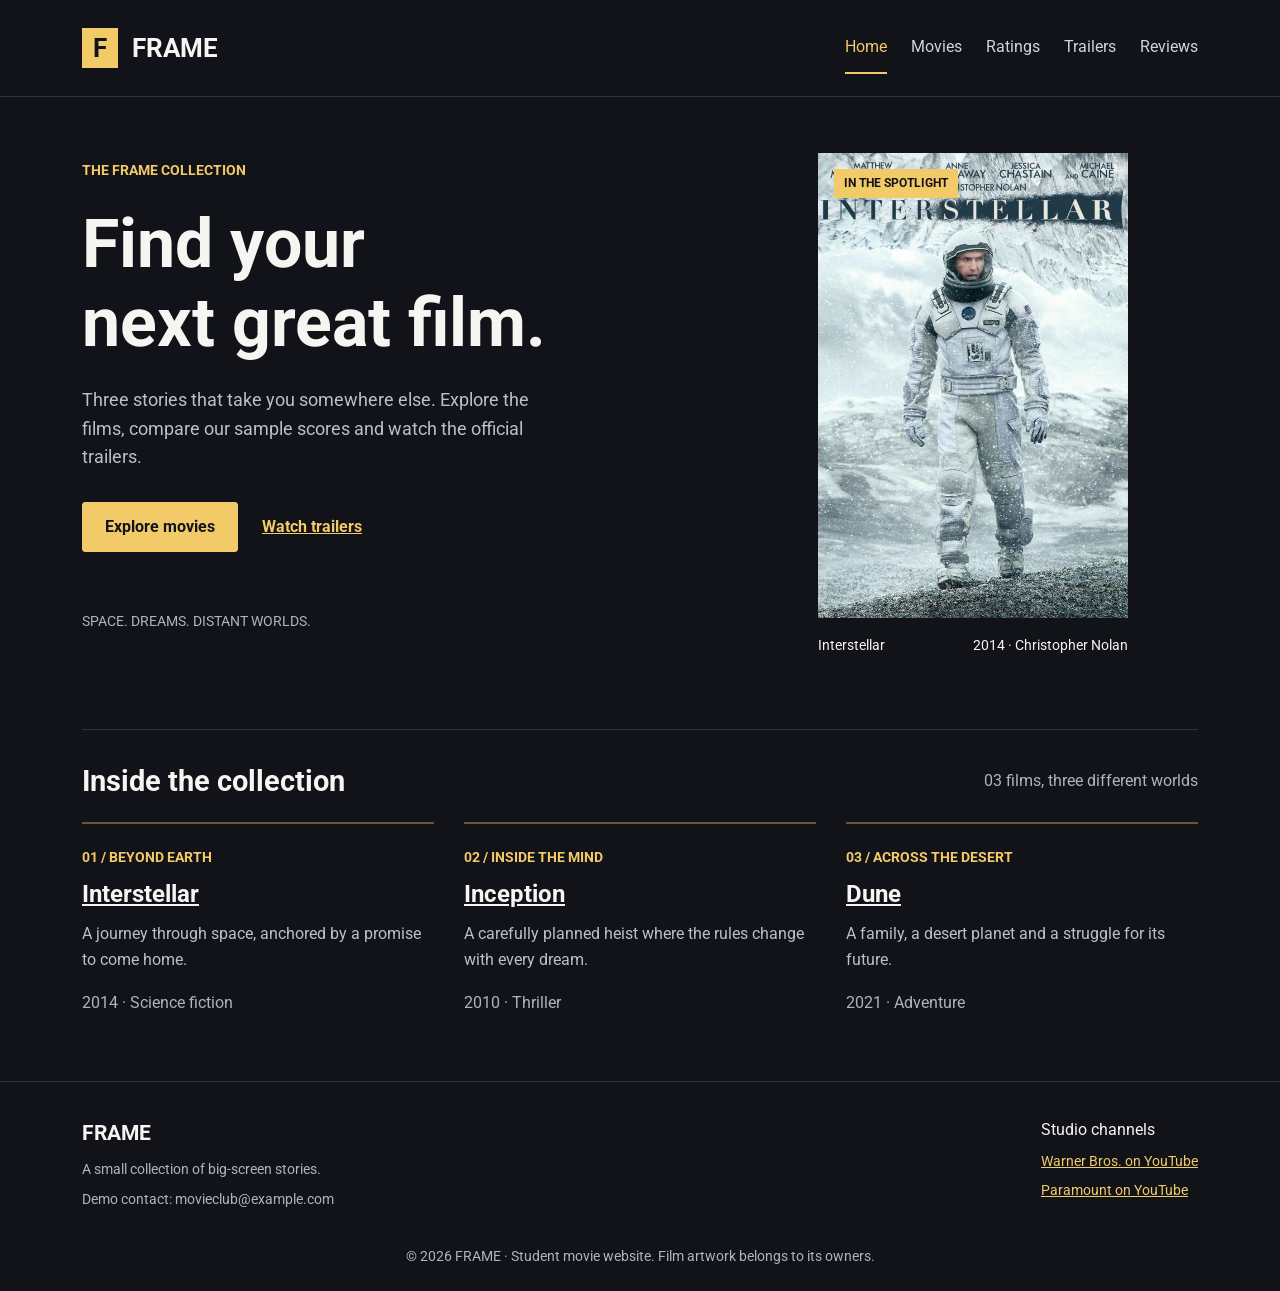
<file: index.html>
<!DOCTYPE html>
<html lang="en">
    <head>
        <meta charset="UTF-8">
        <meta name="viewport" content="width=device-width, initial-scale=1.0">
        <meta name="description" content="FRAME movie guide: film information, sample ratings, official trailers and short reviews.">
        <title>
            Home | FRAME
        </title>
        <link rel="stylesheet" href="https://cdn.jsdelivr.net/npm/bootstrap@5.3.3/dist/css/bootstrap.min.css" integrity="sha384-QWTKZyjpPEjISv5WaRU9OFeRpok6YctnYmDr5pNlyT2bRjXh0JMhjY6hW+ALEwIH" crossorigin="anonymous">
        <link rel="stylesheet" href="https://fonts.googleapis.com/css2?family=Roboto:wght@400;700&amp;display=swap">
        <link rel="stylesheet" href="css/style.css">
    </head>
    <body>
        <header class="site-header">
            <div class="container header-content">
                <a class="brand" href="index.html">
                    <span class="brand-mark">
                        F
                    </span>
                    FRAME
                </a>
                <nav>
                    <ul class="nav-list">
                        <li>
                            <a class="current" href="index.html">
                                Home
                            </a>
                        </li>
                        <li>
                            <a href="movies.html">
                                Movies
                            </a>
                        </li>
                        <li>
                            <a href="ratings.html">
                                Ratings
                            </a>
                        </li>
                        <li>
                            <a href="trailers.html">
                                Trailers
                            </a>
                        </li>
                        <li>
                            <a href="reviews.html">
                                Reviews
                            </a>
                        </li>
                    </ul>
                </nav>
            </div>
        </header>
        <main class="container">
            <section class="hero row align-items-center">
                <div class="col-12 col-md-7 hero-copy">
                    <p class="eyebrow">
                        THE FRAME COLLECTION
                    </p>
                    <h1 id="home-title">
                        Find your
                        <br>
                        next great film.
                    </h1>
                    <p class="hero-description">
                        Three stories that take you somewhere else. Explore the films, compare our sample scores and watch the official trailers.
                    </p>
                    <div class="button-row">
                        <a class="btn btn-warning" href="movies.html">
                            Explore movies
                        </a>
                        <a class="text-link" href="trailers.html">
                            Watch trailers
                        </a>
                    </div>
                    <p class="hero-caption">
                        SPACE. DREAMS. DISTANT WORLDS.
                    </p>
                </div>
                <div class="col-12 col-md-5">
                    <div class="featured-poster">
                        <img src="interstellar.jpg" alt="Official Interstellar film poster" width="555" height="833">
                        <span class="poster-label">
                            IN THE SPOTLIGHT
                        </span>
                    </div>
                    <div class="featured-caption">
                        <span>
                            Interstellar
                        </span>
                        <span>
                            2014 · Christopher Nolan
                        </span>
                    </div>
                </div>
            </section>
            <section class="home-section">
                <div class="section-heading">
                    <h2 id="collection-title">
                        Inside the collection
                    </h2>
                    <span class="muted">
                        03 films, three different worlds
                    </span>
                </div>
                <div class="collection-grid">
                    <article class="collection-item">
                        <span class="item-number">
                            01 / BEYOND EARTH
                        </span>
                        <h3>
                            <a href="movies.html#interstellar">
                                Interstellar
                            </a>
                        </h3>
                        <p>
                            A journey through space, anchored by a promise to come home.
                        </p>
                        <span class="muted">
                            2014 · Science fiction
                        </span>
                    </article>
                    <article class="collection-item">
                        <span class="item-number">
                            02 / INSIDE THE MIND
                        </span>
                        <h3>
                            <a href="movies.html#inception">
                                Inception
                            </a>
                        </h3>
                        <p>
                            A carefully planned heist where the rules change with every dream.
                        </p>
                        <span class="muted">
                            2010 · Thriller
                        </span>
                    </article>
                    <article class="collection-item">
                        <span class="item-number">
                            03 / ACROSS THE DESERT
                        </span>
                        <h3>
                            <a href="movies.html#dune">
                                Dune
                            </a>
                        </h3>
                        <p>
                            A family, a desert planet and a struggle for its future.
                        </p>
                        <span class="muted">
                            2021 · Adventure
                        </span>
                    </article>
                </div>
            </section>
        </main>
        <footer class="site-footer">
            <div class="container footer-content">
                <div>
                    <a class="brand footer-brand" href="index.html">
                        FRAME
                    </a>
                    <p class="footer-note">
                        A small collection of big-screen stories.
                    </p>
                    <p class="footer-note">
                        Demo contact: movieclub@example.com
                    </p>
                </div>
                <div class="footer-links">
                    <p>
                        Studio channels
                    </p>
                    <a href="https://www.youtube.com/user/WarnerBrosPictures/">
                        Warner Bros. on YouTube
                    </a>
                    <a href="https://www.youtube.com/@paramountpictures">
                        Paramount on YouTube
                    </a>
                </div>
            </div>
            <div class="container copyright text-center">
                © 2026 FRAME · Student movie website. Film artwork belongs to its owners.
            </div>
        </footer>
    </body>
</html>
</file>
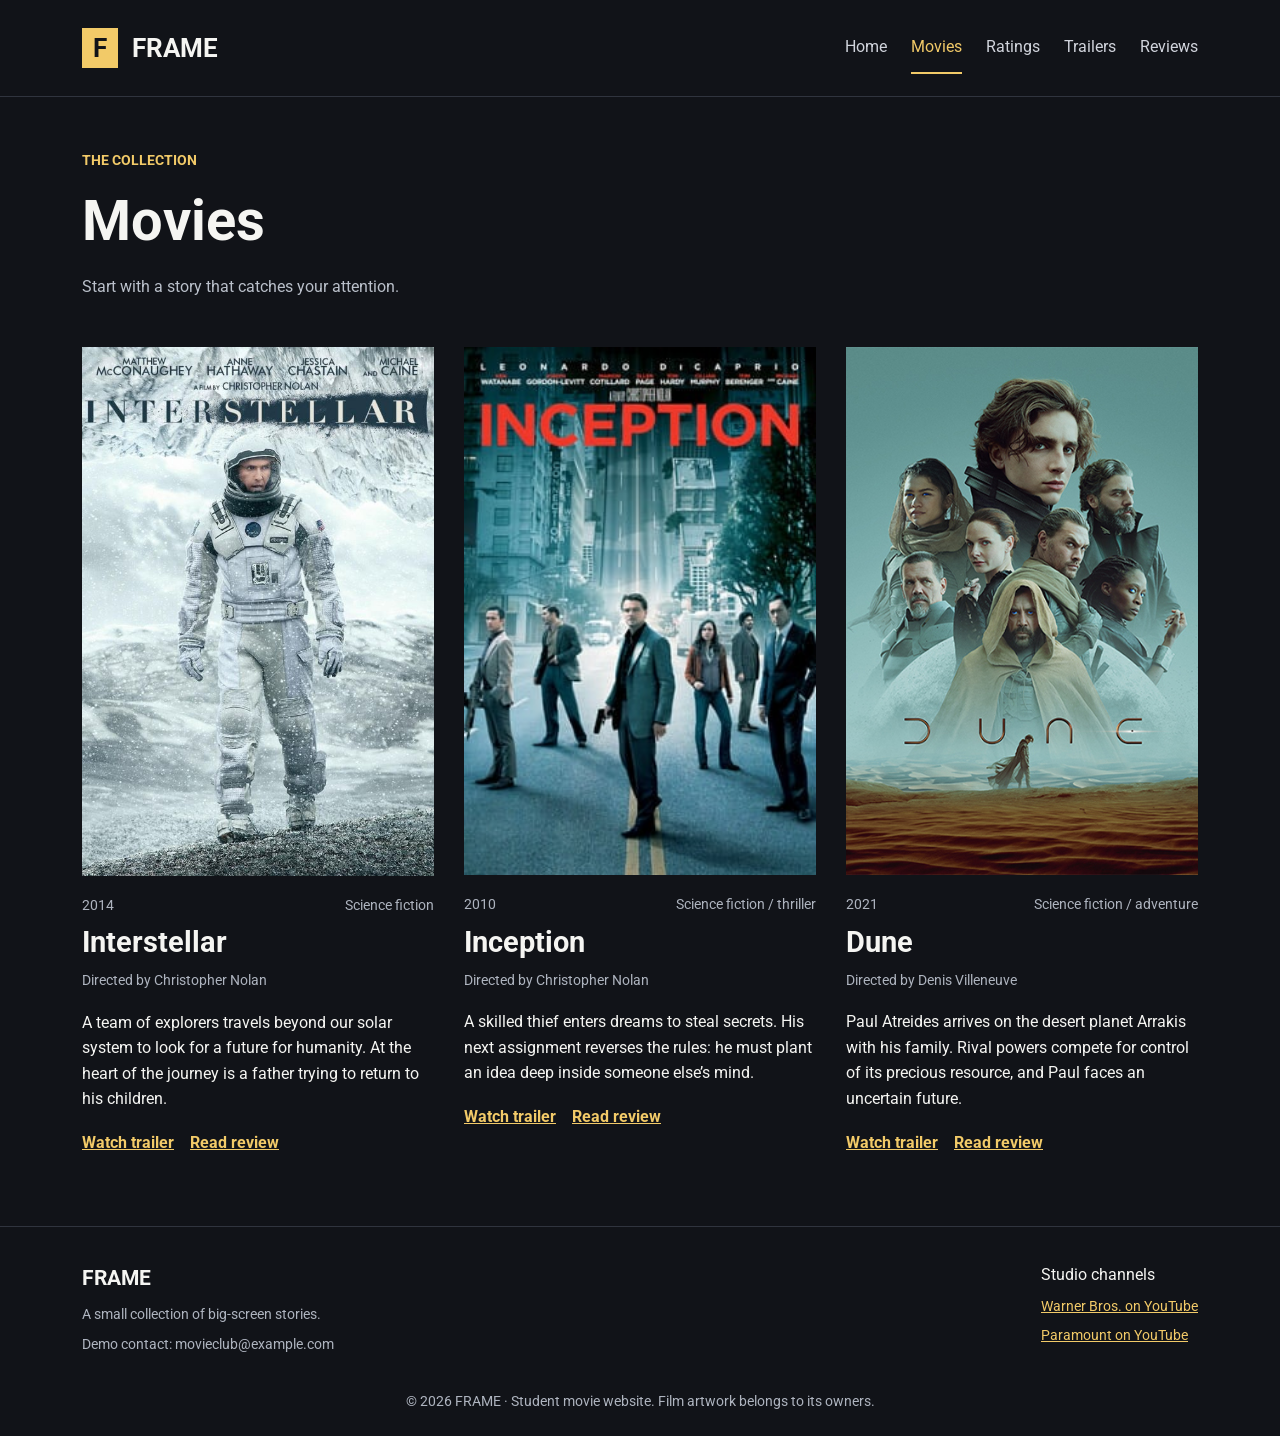
<file: movies.html>
<!DOCTYPE html>
<html lang="en">
    <head>
        <meta charset="UTF-8">
        <meta name="viewport" content="width=device-width, initial-scale=1.0">
        <meta name="description" content="FRAME movie guide: film information, sample ratings, official trailers and short reviews.">
        <title>
            Movies | FRAME
        </title>
        <link rel="stylesheet" href="https://cdn.jsdelivr.net/npm/bootstrap@5.3.3/dist/css/bootstrap.min.css" integrity="sha384-QWTKZyjpPEjISv5WaRU9OFeRpok6YctnYmDr5pNlyT2bRjXh0JMhjY6hW+ALEwIH" crossorigin="anonymous">
        <link rel="stylesheet" href="https://fonts.googleapis.com/css2?family=Roboto:wght@400;700&amp;display=swap">
        <link rel="stylesheet" href="css/style.css">
    </head>
    <body>
        <header class="site-header">
            <div class="container header-content">
                <a class="brand" href="index.html">
                    <span class="brand-mark">
                        F
                    </span>
                    FRAME
                </a>
                <nav>
                    <ul class="nav-list">
                        <li>
                            <a href="index.html">
                                Home
                            </a>
                        </li>
                        <li>
                            <a class="current" href="movies.html">
                                Movies
                            </a>
                        </li>
                        <li>
                            <a href="ratings.html">
                                Ratings
                            </a>
                        </li>
                        <li>
                            <a href="trailers.html">
                                Trailers
                            </a>
                        </li>
                        <li>
                            <a href="reviews.html">
                                Reviews
                            </a>
                        </li>
                    </ul>
                </nav>
            </div>
        </header>
        <main class="container">
            <section class="page-intro">
                <p class="eyebrow">
                    THE COLLECTION
                </p>
                <h1>
                    Movies
                </h1>
                <p>
                    Start with a story that catches your attention.
                </p>
            </section>
            <div class="movie-grid">
                <article class="movie-card" id="interstellar">
                    <a href="trailers.html#interstellar-trailer">
                        <img class="movie-poster" src="interstellar.jpg" alt="Interstellar film poster" width="555" height="833">
                    </a>
                    <div class="movie-meta">
                        <span>
                            2014
                        </span>
                        <span>
                            Science fiction
                        </span>
                    </div>
                    <h2>
                        Interstellar
                    </h2>
                    <p class="director">
                        Directed by Christopher Nolan
                    </p>
                    <p>
                        A team of explorers travels beyond our solar system to look for a future for humanity. At the heart of the journey is a father trying to return to his children.
                    </p>
                    <div class="movie-links">
                        <a href="trailers.html#interstellar-trailer">
                            Watch trailer
                        </a>
                        <a href="reviews.html#interstellar-review">
                            Read review
                        </a>
                    </div>
                </article>
                <article class="movie-card" id="inception">
                    <a href="trailers.html#inception-trailer">
                        <img class="movie-poster" loading="lazy" src="inception.jpg" alt="Inception film poster" width="256" height="384">
                    </a>
                    <div class="movie-meta">
                        <span>
                            2010
                        </span>
                        <span>
                            Science fiction / thriller
                        </span>
                    </div>
                    <h2>
                        Inception
                    </h2>
                    <p class="director">
                        Directed by Christopher Nolan
                    </p>
                    <p>
                        A skilled thief enters dreams to steal secrets. His next assignment reverses the rules: he must plant an idea deep inside someone else’s mind.
                    </p>
                    <div class="movie-links">
                        <a href="trailers.html#inception-trailer">
                            Watch trailer
                        </a>
                        <a href="reviews.html#inception-review">
                            Read review
                        </a>
                    </div>
                </article>
                <article class="movie-card" id="dune">
                    <a href="trailers.html#dune-trailer">
                        <img class="movie-poster" loading="lazy" src="dune.jpg" alt="Dune film poster" width="414" height="621">
                    </a>
                    <div class="movie-meta">
                        <span>
                            2021
                        </span>
                        <span>
                            Science fiction / adventure
                        </span>
                    </div>
                    <h2>
                        Dune
                    </h2>
                    <p class="director">
                        Directed by Denis Villeneuve
                    </p>
                    <p>
                        Paul Atreides arrives on the desert planet Arrakis with his family. Rival powers compete for control of its precious resource, and Paul faces an uncertain future.
                    </p>
                    <div class="movie-links">
                        <a href="trailers.html#dune-trailer">
                            Watch trailer
                        </a>
                        <a href="reviews.html#dune-review">
                            Read review
                        </a>
                    </div>
                </article>
            </div>
        </main>
        <footer class="site-footer">
            <div class="container footer-content">
                <div>
                    <a class="brand footer-brand" href="index.html">
                        FRAME
                    </a>
                    <p class="footer-note">
                        A small collection of big-screen stories.
                    </p>
                    <p class="footer-note">
                        Demo contact: movieclub@example.com
                    </p>
                </div>
                <div class="footer-links">
                    <p>
                        Studio channels
                    </p>
                    <a href="https://www.youtube.com/user/WarnerBrosPictures/">
                        Warner Bros. on YouTube
                    </a>
                    <a href="https://www.youtube.com/@paramountpictures">
                        Paramount on YouTube
                    </a>
                </div>
            </div>
            <div class="container copyright text-center">
                © 2026 FRAME · Student movie website. Film artwork belongs to its owners.
            </div>
        </footer>
    </body>
</html>
</file>
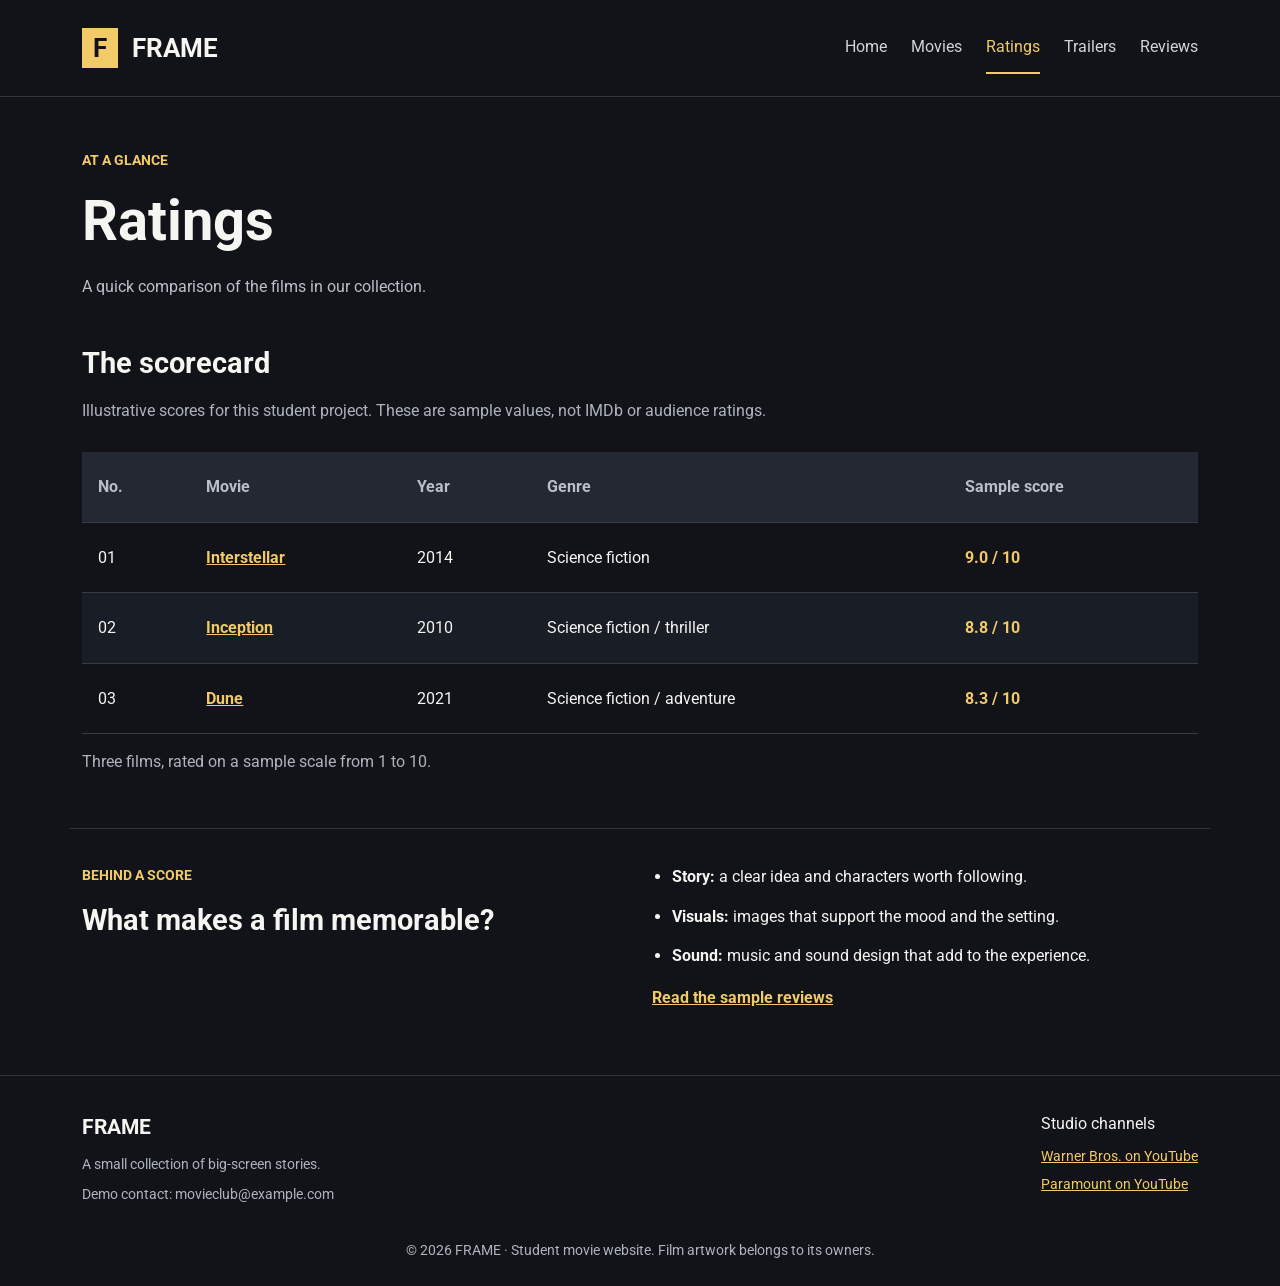
<file: ratings.html>
<!DOCTYPE html>
<html lang="en">
    <head>
        <meta charset="UTF-8">
        <meta name="viewport" content="width=device-width, initial-scale=1.0">
        <meta name="description" content="FRAME movie guide: film information, sample ratings, official trailers and short reviews.">
        <title>
            Ratings | FRAME
        </title>
        <link rel="stylesheet" href="https://cdn.jsdelivr.net/npm/bootstrap@5.3.3/dist/css/bootstrap.min.css" integrity="sha384-QWTKZyjpPEjISv5WaRU9OFeRpok6YctnYmDr5pNlyT2bRjXh0JMhjY6hW+ALEwIH" crossorigin="anonymous">
        <link rel="stylesheet" href="https://fonts.googleapis.com/css2?family=Roboto:wght@400;700&amp;display=swap">
        <link rel="stylesheet" href="css/style.css">
    </head>
    <body>
        <header class="site-header">
            <div class="container header-content">
                <a class="brand" href="index.html">
                    <span class="brand-mark">
                        F
                    </span>
                    FRAME
                </a>
                <nav>
                    <ul class="nav-list">
                        <li>
                            <a href="index.html">
                                Home
                            </a>
                        </li>
                        <li>
                            <a href="movies.html">
                                Movies
                            </a>
                        </li>
                        <li>
                            <a class="current" href="ratings.html">
                                Ratings
                            </a>
                        </li>
                        <li>
                            <a href="trailers.html">
                                Trailers
                            </a>
                        </li>
                        <li>
                            <a href="reviews.html">
                                Reviews
                            </a>
                        </li>
                    </ul>
                </nav>
            </div>
        </header>
        <main class="container">
            <section class="page-intro">
                <p class="eyebrow">
                    AT A GLANCE
                </p>
                <h1>
                    Ratings
                </h1>
                <p>
                    A quick comparison of the films in our collection.
                </p>
            </section>
            <section>
                <h2 id="scores-title">
                    The scorecard
                </h2>
                <p class="muted">
                    Illustrative scores for this student project. These are sample values, not IMDb or audience ratings.
                </p>
                <div class="table-wrap">
                    <table class="ratings-table">
                        <caption>
                            Three films, rated on a sample scale from 1 to 10.
                        </caption>
                        <thead>
                            <tr>
                                <th scope="col">
                                    No.
                                </th>
                                <th scope="col">
                                    Movie
                                </th>
                                <th scope="col">
                                    Year
                                </th>
                                <th scope="col">
                                    Genre
                                </th>
                                <th scope="col">
                                    Sample score
                                </th>
                            </tr>
                        </thead>
                        <tbody>
                            <tr>
                                <td>
                                    01
                                </td>
                                <th scope="row">
                                    <a href="movies.html#interstellar">
                                        Interstellar
                                    </a>
                                </th>
                                <td>
                                    2014
                                </td>
                                <td>
                                    Science fiction
                                </td>
                                <td class="rating-score">
                                    9.0 / 10
                                </td>
                            </tr>
                            <tr>
                                <td>
                                    02
                                </td>
                                <th scope="row">
                                    <a href="movies.html#inception">
                                        Inception
                                    </a>
                                </th>
                                <td>
                                    2010
                                </td>
                                <td>
                                    Science fiction / thriller
                                </td>
                                <td class="rating-score">
                                    8.8 / 10
                                </td>
                            </tr>
                            <tr>
                                <td>
                                    03
                                </td>
                                <th scope="row">
                                    <a href="movies.html#dune">
                                        Dune
                                    </a>
                                </th>
                                <td>
                                    2021
                                </td>
                                <td>
                                    Science fiction / adventure
                                </td>
                                <td class="rating-score">
                                    8.3 / 10
                                </td>
                            </tr>
                        </tbody>
                    </table>
                </div>
            </section>
            <section class="home-section row">
                <div class="col-12 col-md-6">
                    <p class="eyebrow">
                        BEHIND A SCORE
                    </p>
                    <h2 id="rating-guide-title">
                        What makes a film memorable?
                    </h2>
                </div>
                <div class="col-12 col-md-6">
                    <ul class="reading-list">
                        <li>
                            <strong>
                                Story:
                            </strong>
                            a clear idea and characters worth following.
                        </li>
                        <li>
                            <strong>
                                Visuals:
                            </strong>
                            images that support the mood and the setting.
                        </li>
                        <li>
                            <strong>
                                Sound:
                            </strong>
                            music and sound design that add to the experience.
                        </li>
                    </ul>
                    <a class="text-link" href="reviews.html">
                        Read the sample reviews
                    </a>
                </div>
            </section>
        </main>
        <footer class="site-footer">
            <div class="container footer-content">
                <div>
                    <a class="brand footer-brand" href="index.html">
                        FRAME
                    </a>
                    <p class="footer-note">
                        A small collection of big-screen stories.
                    </p>
                    <p class="footer-note">
                        Demo contact: movieclub@example.com
                    </p>
                </div>
                <div class="footer-links">
                    <p>
                        Studio channels
                    </p>
                    <a href="https://www.youtube.com/user/WarnerBrosPictures/">
                        Warner Bros. on YouTube
                    </a>
                    <a href="https://www.youtube.com/@paramountpictures">
                        Paramount on YouTube
                    </a>
                </div>
            </div>
            <div class="container copyright text-center">
                © 2026 FRAME · Student movie website. Film artwork belongs to its owners.
            </div>
        </footer>
    </body>
</html>
</file>
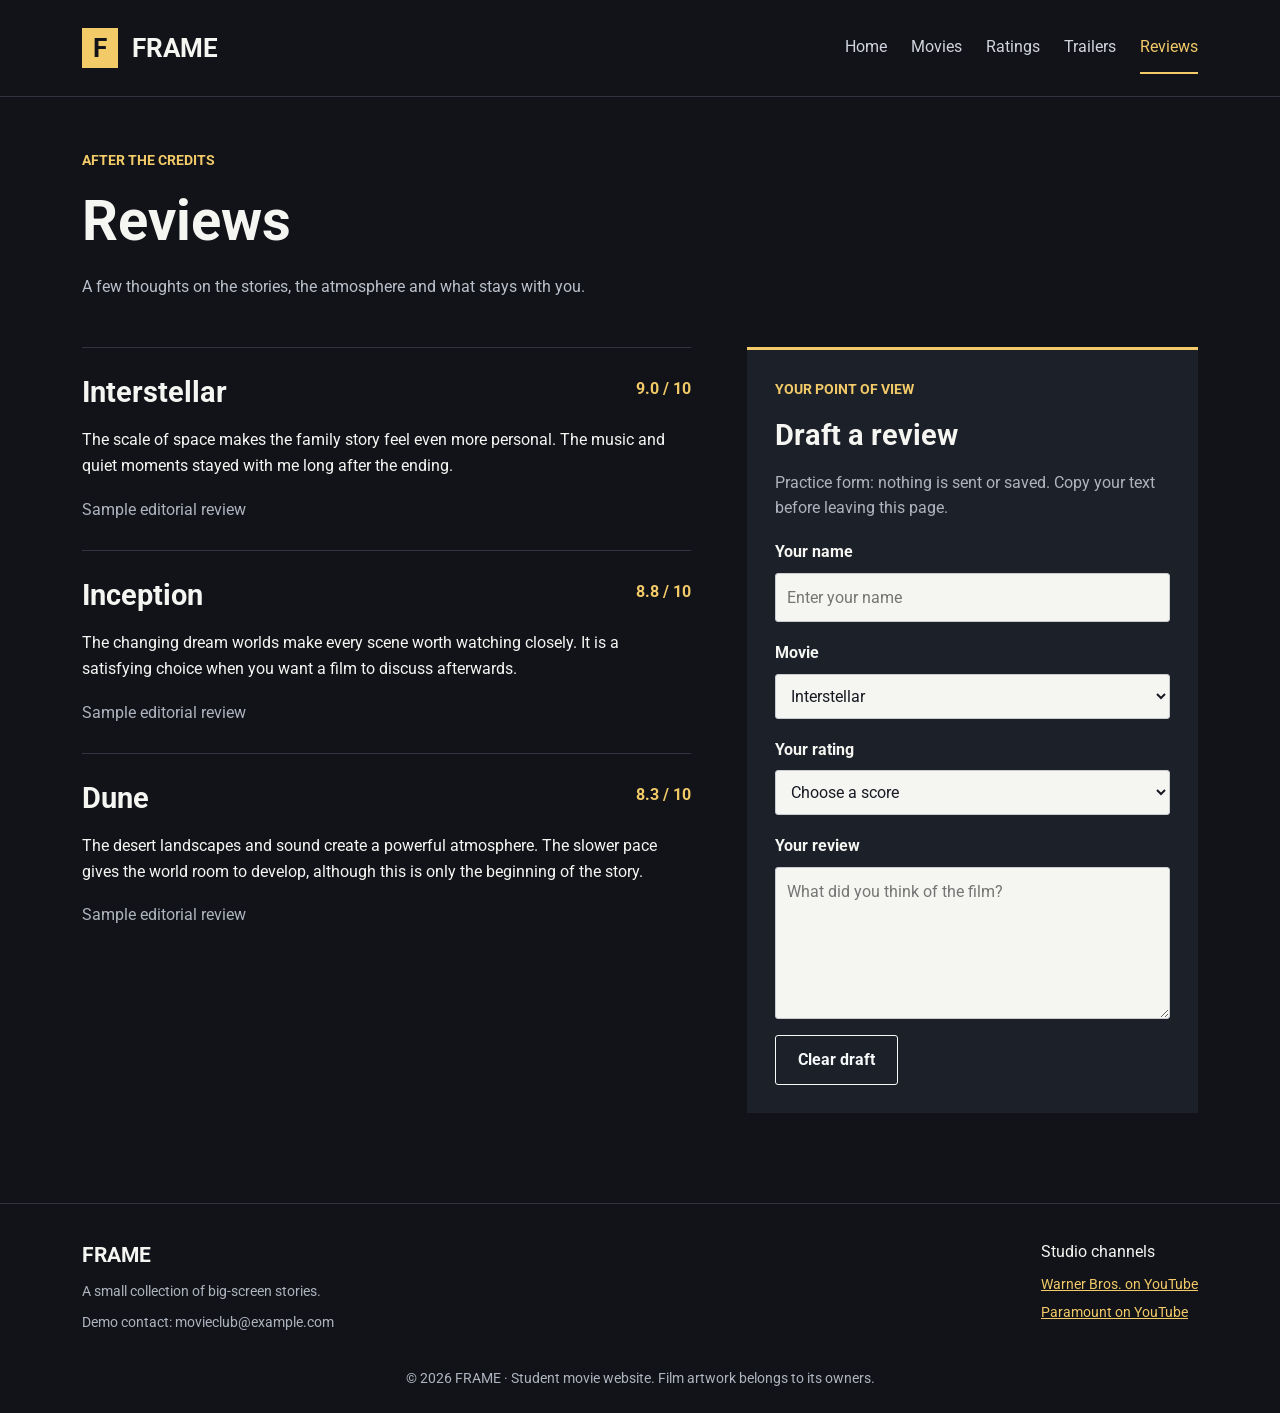
<file: reviews.html>
<!DOCTYPE html>
<html lang="en">
    <head>
        <meta charset="UTF-8">
        <meta name="viewport" content="width=device-width, initial-scale=1.0">
        <meta name="description" content="FRAME movie guide: film information, sample ratings, official trailers and short reviews.">
        <title>
            Reviews | FRAME
        </title>
        <link rel="stylesheet" href="https://cdn.jsdelivr.net/npm/bootstrap@5.3.3/dist/css/bootstrap.min.css" integrity="sha384-QWTKZyjpPEjISv5WaRU9OFeRpok6YctnYmDr5pNlyT2bRjXh0JMhjY6hW+ALEwIH" crossorigin="anonymous">
        <link rel="stylesheet" href="https://fonts.googleapis.com/css2?family=Roboto:wght@400;700&amp;display=swap">
        <link rel="stylesheet" href="css/style.css">
    </head>
    <body>
        <header class="site-header">
            <div class="container header-content">
                <a class="brand" href="index.html">
                    <span class="brand-mark">
                        F
                    </span>
                    FRAME
                </a>
                <nav>
                    <ul class="nav-list">
                        <li>
                            <a href="index.html">
                                Home
                            </a>
                        </li>
                        <li>
                            <a href="movies.html">
                                Movies
                            </a>
                        </li>
                        <li>
                            <a href="ratings.html">
                                Ratings
                            </a>
                        </li>
                        <li>
                            <a href="trailers.html">
                                Trailers
                            </a>
                        </li>
                        <li>
                            <a class="current" href="reviews.html">
                                Reviews
                            </a>
                        </li>
                    </ul>
                </nav>
            </div>
        </header>
        <main class="container">
            <section class="page-intro">
                <p class="eyebrow">
                    AFTER THE CREDITS
                </p>
                <h1>
                    Reviews
                </h1>
                <p>
                    A few thoughts on the stories, the atmosphere and what stays with you.
                </p>
            </section>
            <!-- Week 4: Bootstrap columns stack below the large breakpoint. -->
            <div class="row">
                <section class="col-12 col-lg-7 reviews-list">
                    <article class="review-item" id="interstellar-review">
                        <div class="review-heading">
                            <h2>
                                Interstellar
                            </h2>
                            <span class="rating-score">
                                9.0 / 10
                            </span>
                        </div>
                        <p>
                            The scale of space makes the family story feel even more personal. The music and quiet moments stayed with me long after the ending.
                        </p>
                        <span class="muted">
                            Sample editorial review
                        </span>
                    </article>
                    <article class="review-item" id="inception-review">
                        <div class="review-heading">
                            <h2>
                                Inception
                            </h2>
                            <span class="rating-score">
                                8.8 / 10
                            </span>
                        </div>
                        <p>
                            The changing dream worlds make every scene worth watching closely. It is a satisfying choice when you want a film to discuss afterwards.
                        </p>
                        <span class="muted">
                            Sample editorial review
                        </span>
                    </article>
                    <article class="review-item" id="dune-review">
                        <div class="review-heading">
                            <h2>
                                Dune
                            </h2>
                            <span class="rating-score">
                                8.3 / 10
                            </span>
                        </div>
                        <p>
                            The desert landscapes and sound create a powerful atmosphere. The slower pace gives the world room to develop, although this is only the beginning of the story.
                        </p>
                        <span class="muted">
                            Sample editorial review
                        </span>
                    </article>
                </section>
                <section class="col-12 col-lg-5">
                    <div class="review-form-box">
                        <p class="eyebrow">
                            YOUR POINT OF VIEW
                        </p>
                        <h2 id="form-title">
                            Draft a review
                        </h2>
                        <p id="form-note" class="muted">
                            Practice form: nothing is sent or saved. Copy your text before leaving this page.
                        </p>
                        <form id="review-form">
                            <label for="reviewer">
                                Your name
                            </label>
                            <input type="text" id="reviewer" placeholder="Enter your name">
                            <label for="movie">
                                Movie
                            </label>
                            <select id="movie">
                                <option>
                                    Interstellar
                                </option>
                                <option>
                                    Inception
                                </option>
                                <option>
                                    Dune
                                </option>
                            </select>
                            <label for="score">
                                Your rating
                            </label>
                            <select id="score">
                                <option value="">
                                    Choose a score
                                </option>
                                <option>
                                    1 / 10
                                </option>
                                <option>
                                    2 / 10
                                </option>
                                <option>
                                    3 / 10
                                </option>
                                <option>
                                    4 / 10
                                </option>
                                <option>
                                    5 / 10
                                </option>
                                <option>
                                    6 / 10
                                </option>
                                <option>
                                    7 / 10
                                </option>
                                <option>
                                    8 / 10
                                </option>
                                <option>
                                    9 / 10
                                </option>
                                <option>
                                    10 / 10
                                </option>
                            </select>
                            <label for="review">
                                Your review
                            </label>
                            <textarea id="review" rows="5" placeholder="What did you think of the film?"></textarea>
                            <button type="reset" class="btn btn-outline-light mt-3">
                                Clear draft
                            </button>
                        </form>
                    </div>
                </section>
            </div>
        </main>
        <footer class="site-footer">
            <div class="container footer-content">
                <div>
                    <a class="brand footer-brand" href="index.html">
                        FRAME
                    </a>
                    <p class="footer-note">
                        A small collection of big-screen stories.
                    </p>
                    <p class="footer-note">
                        Demo contact: movieclub@example.com
                    </p>
                </div>
                <div class="footer-links">
                    <p>
                        Studio channels
                    </p>
                    <a href="https://www.youtube.com/user/WarnerBrosPictures/">
                        Warner Bros. on YouTube
                    </a>
                    <a href="https://www.youtube.com/@paramountpictures">
                        Paramount on YouTube
                    </a>
                </div>
            </div>
            <div class="container copyright text-center">
                © 2026 FRAME · Student movie website. Film artwork belongs to its owners.
            </div>
        </footer>
    </body>
</html>
</file>
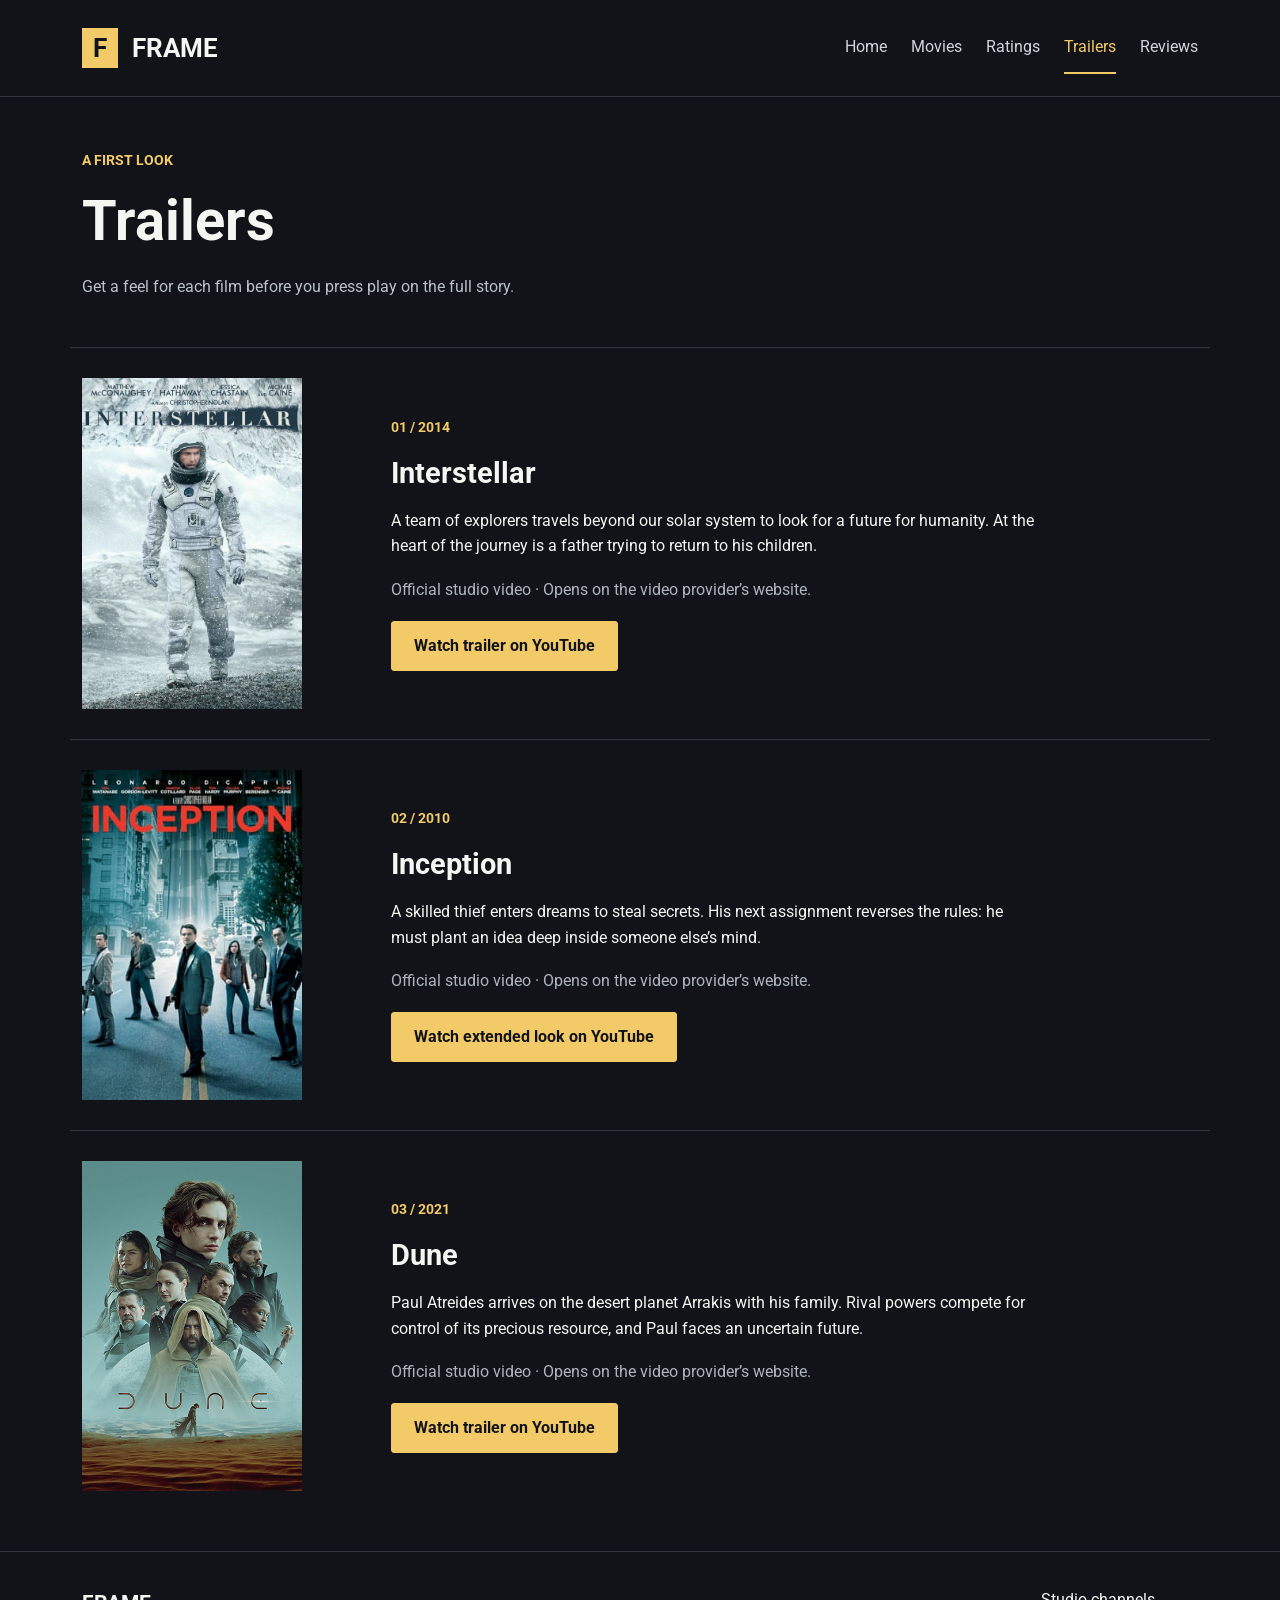
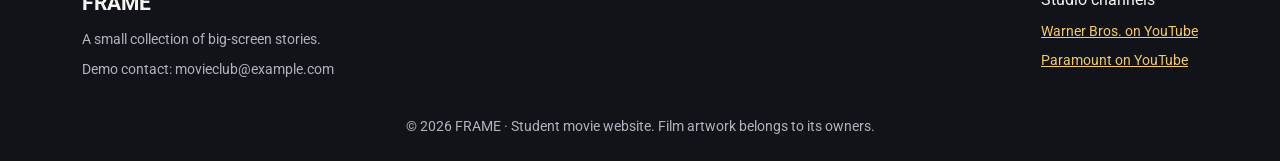
<file: trailers.html>
<!DOCTYPE html>
<html lang="en">
    <head>
        <meta charset="UTF-8">
        <meta name="viewport" content="width=device-width, initial-scale=1.0">
        <meta name="description" content="FRAME movie guide: film information, sample ratings, official trailers and short reviews.">
        <title>
            Trailers | FRAME
        </title>
        <link rel="stylesheet" href="https://cdn.jsdelivr.net/npm/bootstrap@5.3.3/dist/css/bootstrap.min.css" integrity="sha384-QWTKZyjpPEjISv5WaRU9OFeRpok6YctnYmDr5pNlyT2bRjXh0JMhjY6hW+ALEwIH" crossorigin="anonymous">
        <link rel="stylesheet" href="https://fonts.googleapis.com/css2?family=Roboto:wght@400;700&amp;display=swap">
        <link rel="stylesheet" href="css/style.css">
    </head>
    <body>
        <header class="site-header">
            <div class="container header-content">
                <a class="brand" href="index.html">
                    <span class="brand-mark">
                        F
                    </span>
                    FRAME
                </a>
                <nav>
                    <ul class="nav-list">
                        <li>
                            <a href="index.html">
                                Home
                            </a>
                        </li>
                        <li>
                            <a href="movies.html">
                                Movies
                            </a>
                        </li>
                        <li>
                            <a href="ratings.html">
                                Ratings
                            </a>
                        </li>
                        <li>
                            <a class="current" href="trailers.html">
                                Trailers
                            </a>
                        </li>
                        <li>
                            <a href="reviews.html">
                                Reviews
                            </a>
                        </li>
                    </ul>
                </nav>
            </div>
        </header>
        <main class="container">
            <section class="page-intro">
                <p class="eyebrow">
                    A FIRST LOOK
                </p>
                <h1>
                    Trailers
                </h1>
                <p>
                    Get a feel for each film before you press play on the full story.
                </p>
            </section>
            <article class="trailer-item row align-items-center" id="interstellar-trailer">
                <div class="col-12 col-sm-4 col-md-3">
                    <img class="trailer-poster" src="interstellar.jpg" alt="Interstellar film poster" width="555" height="833">
                </div>
                <div class="col-12 col-sm-8 col-md-9 trailer-copy">
                    <p class="eyebrow">
                        01 / 2014
                    </p>
                    <h2>
                        Interstellar
                    </h2>
                    <p>
                        A team of explorers travels beyond our solar system to look for a future for humanity. At the heart of the journey is a father trying to return to his children.
                    </p>
                    <p class="muted">
                        Official studio video · Opens on the video provider’s website.
                    </p>
                    <a class="btn btn-warning" href="https://www.youtube.com/watch?v=zSWdZVtXT7E">
                        Watch trailer on YouTube
                    </a>
                </div>
            </article>
            <article class="trailer-item row align-items-center" id="inception-trailer">
                <div class="col-12 col-sm-4 col-md-3">
                    <img class="trailer-poster" loading="lazy" src="inception.jpg" alt="Inception film poster" width="256" height="384">
                </div>
                <div class="col-12 col-sm-8 col-md-9 trailer-copy">
                    <p class="eyebrow">
                        02 / 2010
                    </p>
                    <h2>
                        Inception
                    </h2>
                    <p>
                        A skilled thief enters dreams to steal secrets. His next assignment reverses the rules: he must plant an idea deep inside someone else’s mind.
                    </p>
                    <p class="muted">
                        Official studio video · Opens on the video provider’s website.
                    </p>
                    <a class="btn btn-warning" href="https://www.youtube.com/watch?v=Fl7KyyKqqhE">
                        Watch extended look on YouTube
                    </a>
                </div>
            </article>
            <article class="trailer-item row align-items-center" id="dune-trailer">
                <div class="col-12 col-sm-4 col-md-3">
                    <img class="trailer-poster" loading="lazy" src="dune.jpg" alt="Dune film poster" width="414" height="621">
                </div>
                <div class="col-12 col-sm-8 col-md-9 trailer-copy">
                    <p class="eyebrow">
                        03 / 2021
                    </p>
                    <h2>
                        Dune
                    </h2>
                    <p>
                        Paul Atreides arrives on the desert planet Arrakis with his family. Rival powers compete for control of its precious resource, and Paul faces an uncertain future.
                    </p>
                    <p class="muted">
                        Official studio video · Opens on the video provider’s website.
                    </p>
                    <a class="btn btn-warning" href="https://www.youtube.com/watch?v=8g18jFHCLXk">
                        Watch trailer on YouTube
                    </a>
                </div>
            </article>
        </main>
        <footer class="site-footer">
            <div class="container footer-content">
                <div>
                    <a class="brand footer-brand" href="index.html">
                        FRAME
                    </a>
                    <p class="footer-note">
                        A small collection of big-screen stories.
                    </p>
                    <p class="footer-note">
                        Demo contact: movieclub@example.com
                    </p>
                </div>
                <div class="footer-links">
                    <p>
                        Studio channels
                    </p>
                    <a href="https://www.youtube.com/user/WarnerBrosPictures/">
                        Warner Bros. on YouTube
                    </a>
                    <a href="https://www.youtube.com/@paramountpictures">
                        Paramount on YouTube
                    </a>
                </div>
            </div>
            <div class="container copyright text-center">
                © 2026 FRAME · Student movie website. Film artwork belongs to its owners.
            </div>
        </footer>
    </body>
</html>
</file>
<file: css/style.css>
:root {
    --page-background: #111318;
    --text-color: #f5f5f2;
    --accent-color: #f2ca68;
    --muted-color: #aeb4bf;
}

* {
    box-sizing: border-box;
}

body {
    margin: 0;
    background-color: var(--page-background);
    color: var(--text-color);
    font-family: 'Roboto', Arial, sans-serif;
    font-size: 16px;
    line-height: 1.6;
}

a {
    color: var(--accent-color);
}

h1, h2, h3 {
    font-weight: 700;
    line-height: 1.15;
}

h1 {
    font-size: 3.5rem;
    margin-bottom: 20px;
}

h2 {
    font-size: 1.8rem;
    margin-bottom: 18px;
}

h3 {
    font-size: 1.5rem;
}

p {
    margin-bottom: 18px;
}

.muted, .director, .movie-meta, .footer-note, .copyright {
    color: var(--muted-color);
}

.site-header {
    border-bottom: 1px solid #30343e;
}

.header-content, .nav-list, .button-row, .section-heading,
.featured-caption, .movie-meta, .movie-links, .review-heading, .footer-content {
    display: flex;
    align-items: center;
    justify-content: space-between;
    gap: 24px;
}

.header-content {
    min-height: 96px;
}

.brand {
    color: #f5f5f2;
    text-decoration: none;
    font-size: 1.6rem;
    font-weight: bold;
}

.brand-mark {
    display: inline-block;
    background-color: #f2ca68;
    color: #111318;
    padding: 0 11px;
    margin-right: 8px;
}

.nav-list {
    padding: 0;
    margin: 0;
    list-style: none;
    flex-wrap: wrap;
}

.nav-list a {
    display: inline-block;
    color: #d1d4dc;
    text-decoration: none;
    padding: 12px 0;
    border-bottom: 2px solid transparent;
}

.nav-list .current {
    color: #f2ca68;
    border-color: #f2ca68;
}

main {
    min-height: 65vh;
}

.hero {
    padding-top: 56px;
    padding-bottom: 60px;
}

.hero-copy {
    padding-right: 64px;
}

.eyebrow, .item-number {
    color: #f2ca68;
    font-size: 0.875rem;
    font-weight: bold;
}

.hero h1 {
    font-size: 4.25rem;
    margin: 24px 0;
}

.hero-description {
    color: #bac0ca;
    font-size: 1.125rem;
    max-width: 480px;
    margin-bottom: 30px;
}

.button-row {
    justify-content: flex-start;
    flex-wrap: wrap;
}

.btn {
    padding: 12px 22px;
    border-radius: 3px;
    font-weight: bold;
}

.btn-warning {
    background-color: #f2ca68;
    border-color: #f2ca68;
    color: #111318;
}

.text-link {
    font-weight: bold;
}

.hero-caption {
    color: #aeb4bf;
    margin-top: 58px;
    font-size: 0.875rem;
}

.featured-poster {
    position: relative;
    max-width: 310px;
    margin-left: auto;
    margin-right: auto;
}

.featured-poster img {
    display: block;
    width: 100%;
    height: auto;
}

.poster-label {
    position: absolute;
    top: 16px;
    left: 16px;
    background-color: #f2ca68;
    color: #111318;
    padding: 5px 10px;
    font-size: 0.75rem;
    font-weight: bold;
}

.featured-caption {
    max-width: 310px;
    margin: 16px auto 0;
    font-size: 0.875rem;
    flex-wrap: wrap;
    gap: 2px;
}

.featured-caption span {
    display: block;
}

.home-section {
    border-top: 1px solid #30343e;
    padding-top: 35px;
    margin-top: 12px;
    margin-bottom: 65px;
}

.section-heading {
    margin-bottom: 24px;
    flex-wrap: wrap;
    gap: 8px;
}

.section-heading h2 {
    margin: 0;
}


.collection-grid, .movie-grid {
    display: grid;
    grid-template-columns: repeat(3, 1fr);
    gap: 30px;
}

.collection-item {
    border-top: 2px solid #685735;
    padding-top: 20px;
}

.collection-item h3 {
    margin: 12px 0;
}

.collection-item h3 a {
    color: #f5f5f2;
}

.collection-item p {
    color: #bac0ca;
}

.page-intro {
    padding: 52px 0 30px;
    max-width: 700px;
}

.page-intro p {
    color: #bac0ca;
}

.page-intro .eyebrow {
    color: #f2ca68;
}

.movie-grid {
    margin-bottom: 70px;
}

.movie-poster {
    width: 100%;
    height: auto;
    display: block;
}

.movie-meta {
    margin: 18px 0 10px;
    align-items: flex-start;
    font-size: 0.875rem;
    gap: 12px;
}

.movie-card h2 {
    margin-bottom: 10px;
}

.director {
    font-size: 0.875rem;
}

.movie-links {
    flex-wrap: wrap;
    justify-content: flex-start;
    gap: 16px;
    font-weight: bold;
}

.table-wrap {
    overflow-x: auto;
    margin: 28px 0 45px;
}

.ratings-table {
    width: 100%;
    min-width: 560px;
    border-collapse: collapse;
}

.ratings-table th, .ratings-table td {
    padding: 22px 16px;
    text-align: left;
    border-bottom: 1px solid #363b45;
}

.ratings-table thead {
    background-color: #242832;
    color: #bac0ca;
}

.ratings-table caption {
    color: #aeb4bf;
    padding-top: 15px;
}


.ratings-table tbody tr:nth-child(even) {
    background-color: #191d25;
}

.rating-score {
    color: #f2ca68;
    font-weight: bold;
    white-space: nowrap;
}

.reading-list {
    padding-left: 20px;
}

.reading-list li {
    margin-bottom: 14px;
}

.trailer-item {
    border-top: 1px solid #30343e;
    padding-top: 30px;
    padding-bottom: 30px;
}

.trailer-poster {
    width: 100%;
    height: auto;
    max-width: 220px;
}

.trailer-copy {
    padding-left: 36px;
}

.trailer-copy p {
    max-width: 650px;
}

.reviews-list {
    padding-right: 44px;
}

.review-item {
    border-top: 1px solid #30343e;
    padding: 28px 0;
}

.review-heading {
    align-items: flex-start;
    flex-wrap: wrap;
    gap: 8px;
    margin-bottom: 18px;
}

.review-heading h2 {
    margin: 0;
}

.review-form-box {
    background-color: #1c2028;
    padding: 28px;
    margin-bottom: 60px;
    border-top: 3px solid #f2ca68;
}

#review-form label {
    display: block;
    margin: 18px 0 8px;
    font-weight: bold;
}

#review-form input, #review-form select, #review-form textarea {
    display: block;
    width: 100%;
    padding: 11px;
    background-color: #f5f5f2;
    color: #171a22;
    border: 1px solid #c9cbd1;
    border-radius: 3px;
    font-family: 'Roboto', Arial, sans-serif;
    font-size: 1rem;
}

.site-footer {
    border-top: 1px solid #30343e;
    margin-top: 30px;
    padding-top: 35px;
    padding-bottom: 24px;
}

.footer-content {
    align-items: flex-start;
}

.footer-brand {
    font-size: 1.3rem;
}

.footer-note {
    margin: 8px 0;
    font-size: 0.875rem;
}

.footer-links p {
    margin-bottom: 8px;
}

.footer-links a {
    display: block;
    font-size: 0.875rem;
    margin-bottom: 6px;
}

.copyright {
    font-size: 0.875rem;
    margin-top: 26px;
}

a:hover {
    color: #ffe3a1;
}

.nav-list a:hover {
    color: var(--accent-color);
    border-color: var(--accent-color);
}

.btn-warning:hover {
    background-color: #ffe3a1;
    border-color: #ffe3a1;
    color: #111318;
}

a:focus, button:focus, input:focus, select:focus, textarea:focus {
    outline: 3px solid var(--accent-color);
    outline-offset: 4px;
}

@media (max-width: 991px) {
    .hero h1 {
        font-size: 3.25rem;
    }

    .hero-copy {
        padding-right: 25px;
    }

    .header-content {
        flex-direction: column;
        gap: 8px;
        padding-top: 18px;
        padding-bottom: 16px;
    }

    .movie-grid {
        grid-template-columns: repeat(2, 1fr);
    }

    .reviews-list {
        padding-right: 12px;
    }

    .hero-caption {
        margin-top: 30px;
    }
}

@media (max-width: 767px) {
    .container {
        padding-left: 22px;
        padding-right: 22px;
    }

    h1, .hero h1 {
        font-size: 2.7rem;
    }

    .nav-list {
        justify-content: center;
        gap: 16px;
    }

    .nav-list a {
        font-size: 0.875rem;
        padding-top: 5px;
        padding-bottom: 5px;
    }

    .hero {
        padding-top: 35px;
        padding-bottom: 35px;
    }

    .hero-copy {
        padding-right: 12px;
        margin-bottom: 24px;
    }

    .hero h1 {
        margin-top: 16px;
    }

    .collection-grid, .movie-grid {
        grid-template-columns: 1fr;
        gap: 35px;
    }

    .movie-poster {
        max-width: 360px;
    }

    .page-intro {
        padding-top: 35px;
    }

    .trailer-copy {
        padding-left: 12px;
        margin-top: 22px;
    }

    .footer-content {
        flex-direction: column;
    }

    .review-form-box {
        padding: 22px;
    }
}
</file>
